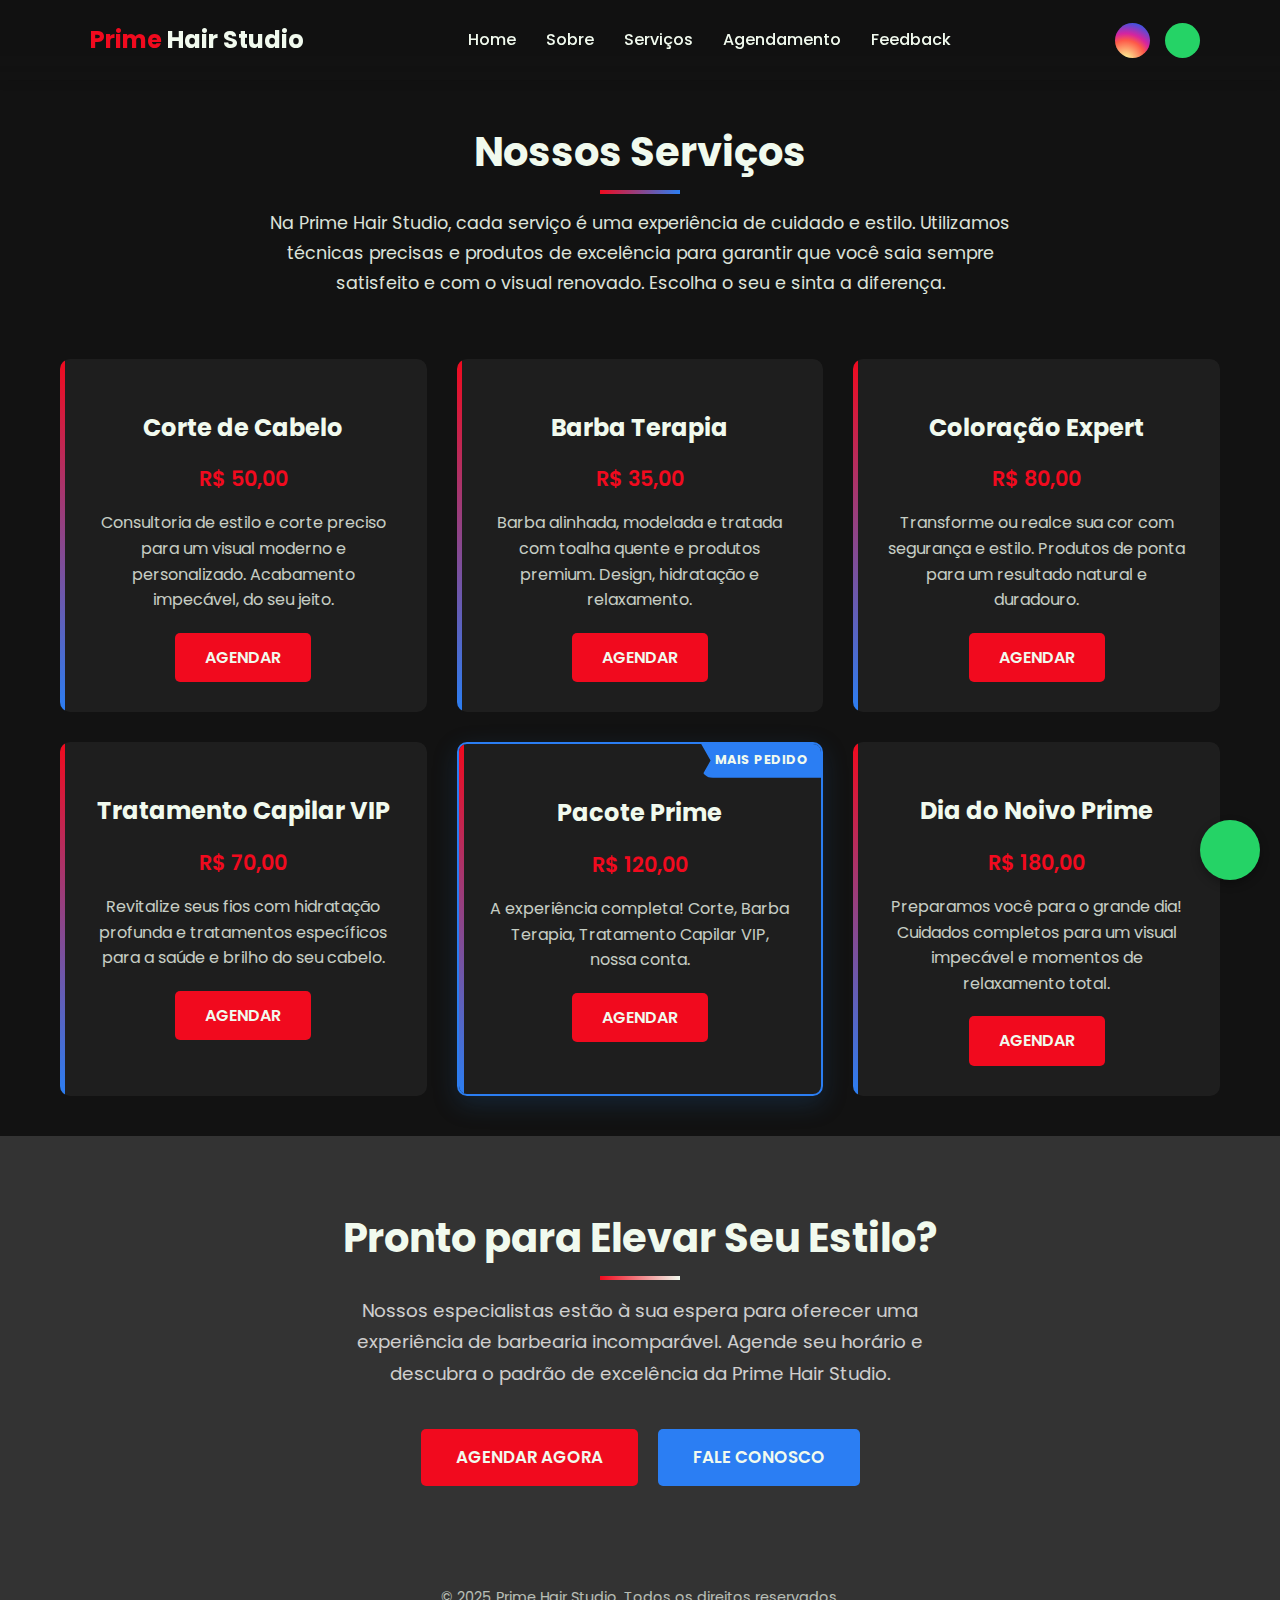
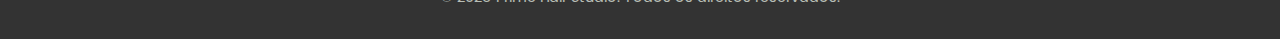
<file: servicos.html>
<!DOCTYPE html>
<html lang="pt-br">

<head>
    <meta charset="UTF-8">
    <meta name="viewport" content="width=device-width, initial-scale=1.0">
    <title>Prime Hair Studio - Nossos Serviços</title>
    
    <meta name="description" content="Explore nossos serviços premium na Prime Hair Studio: cortes de cabelo, barba terapia, coloração, tratamentos e pacotes exclusivos como o Dia do Noivo.">
    
    <link rel="preconnect" href="https://fonts.googleapis.com">
    <link rel="preconnect" href="https://fonts.gstatic.com" crossorigin>
    <link href="https://fonts.googleapis.com/css2?family=Poppins:wght@400;500;600;700&display=swap" rel="stylesheet">
    <link rel="stylesheet" href="https://cdnjs.cloudflare.com/ajax/libs/font-awesome/6.4.0/css/all.min.css" integrity="sha512-iecdLmaskl7CVkqkXNQ/ZH/XLlvWZOJyj7Yy7tcenmpD1ypASozpmT/E0iPtmFIB46ZmdtAc9eNBvH0H/ZpiBw==" crossorigin="anonymous" referrerpolicy="no-referrer" />

    <link rel="stylesheet" href="style.css">
</head>

<body>
    <header id="header">
        <div class="container">
            <nav class="navbar">
                <div class="logo">
                    <i class="fas fa-cut"></i>
                    <div class="logo-text"><span>Prime</span> Hair Studio</div>
                </div>
                <div class="menu-toggle" id="menu-toggle">
                    <span></span>
                    <span></span>
                    <span></span>
                </div>
                <ul class="nav-links" id="nav-links">
                    <li><a href="index.html">Home</a></li>
                    <li><a href="sobre.html">Sobre</a></li>
                    <li><a href="servicos.html">Serviços</a></li>
                    <li><a href="agendamento.html">Agendamento</a></li>
                    <li><a href="feedback.html">Feedback</a></li>
                </ul>
                <div class="social-icons">
                    <a href="https://www.instagram.com/prime.hair.studio/" target="_blank" aria-label="Instagram" class="social-icon instagram">
                        <i class="fab fa-instagram"></i>
                    </a>
                    <a href="https://wa.me/5544999259339?text=Olá!%20Gostaria%20de%20agendar%20um%20horário%20na%20Prime%20Hair%20Studio." class="social-icon whatsapp">
                        <i class="fab fa-whatsapp"></i>
                    </a>
                </div>
            </nav>
        </div>
    </header>

   <section id="services" class="services section">
    <div class="container">
        <h2 class="section-title">Nossos Serviços</h2>
        <p class="section-intro" style="text-align: center; max-width: 750px; margin: -25px auto 50px; font-size: 1.1rem; color: #f1faee; opacity: 0.9; line-height: 1.7;">
            Na Prime Hair Studio, cada serviço é uma experiência de cuidado e estilo. Utilizamos técnicas precisas e produtos de excelência para garantir que você saia sempre satisfeito e com o visual renovado. Escolha o seu e sinta a diferença.
        </p>

        <div class="services-container">
            <div class="service-card">
                <div class="service-icon"><i class="fas fa-cut"></i></div>
                <h3 class="service-title">Corte de Cabelo</h3>
                <p class="service-price">R$ 50,00</p>
                <p class="service-description">Consultoria de estilo e corte preciso para um visual moderno e personalizado. Acabamento impecável, do seu jeito.</p>
                <a href="agendamento.html" class="btn">Agendar</a>
            </div>

            <div class="service-card">
                <div class="service-icon"><i class="fas fa-spa"></i></div>
                <h3 class="service-title">Barba Terapia</h3>
                <p class="service-price">R$ 35,00</p>
                <p class="service-description">Barba alinhada, modelada e tratada com toalha quente e produtos premium. Design, hidratação e relaxamento.</p>
                <a href="agendamento.html" class="btn">Agendar</a>
            </div>

            <div class="service-card">
                <div class="service-icon"><i class="fas fa-palette"></i></div>
                <h3 class="service-title">Coloração Expert</h3>
                <p class="service-price">R$ 80,00</p>
                <p class="service-description">Transforme ou realce sua cor com segurança e estilo. Produtos de ponta para um resultado natural e duradouro.</p>
                <a href="agendamento.html" class="btn">Agendar</a>
            </div>

            <div class="service-card">
                <div class="service-icon"><i class="fas fa-hand-holding-water"></i></div>
                <h3 class="service-title">Tratamento Capilar VIP</h3>
                <p class="service-price">R$ 70,00</p>
                <p class="service-description">Revitalize seus fios com hidratação profunda e tratamentos específicos para a saúde e brilho do seu cabelo.</p>
                <a href="agendamento.html" class="btn">Agendar</a>
            </div>

            <div class="service-card popular-choice">
                <span class="service-badge">Mais Pedido</span>
                <div class="service-icon"><i class="fas fa-crown"></i></div>
                <h3 class="service-title">Pacote Prime</h3>
                <p class="service-price">R$ 120,00</p>
                <p class="service-description">A experiência completa! Corte, Barba Terapia, Tratamento Capilar VIP,  nossa conta.</p>
                <a href="agendamento.html" class="btn">Agendar</a>
            </div>

            <div class="service-card">
                <div class="service-icon"><i class="fas fa-user-tie"></i></div>
                <h3 class="service-title">Dia do Noivo Prime</h3>
                <p class="service-price">R$ 180,00</p>
                <p class="service-description">Preparamos você para o grande dia! Cuidados completos para um visual impecável e momentos de relaxamento total.</p>
                <a href="agendamento.html" class="btn">Agendar</a>
            </div>
        </div>
    </div>
</section>
    <section class="cta-services-section section">
        <div class="container">
            <h2 class="section-title">Pronto para Elevar Seu Estilo?</h2>
            <p>Nossos especialistas estão à sua espera para oferecer uma experiência de barbearia incomparável. Agende seu horário e descubra o padrão de excelência da Prime Hair Studio.</p>
            <div class="cta-buttons">
                <a href="agendamento.html" class="btn btn-cta-primary">Agendar Agora</a>
                <a href="https://wa.me/5544999259339?text=Olá!%20Gostaria%20de%20saber%20mais%20sobre%20os%20serviços." target="_blank" class="btn btn-cta-secondary">Fale Conosco</a>
            </div>
        </div>
    </section>
    <footer>
        <div class="container">
            <p>© 2025 Prime Hair Studio. Todos os direitos reservados.</p>
        </div>
    </footer>

    <a href="https://wa.me/5544999259339?text=Olá!%20Gostaria%20de%20agendar%20um%20horário%20na%20Prime%20Hair%20Studio."
        class="whatsapp-float" target="_blank" aria-label="Agendar pelo WhatsApp">
        <i class="fab fa-whatsapp"></i>
        <span class="tooltip">Agendar horário</span>
    </a>

    <button id="back-to-top" class="back-to-top" aria-label="Voltar ao topo">
        <i class="fas fa-chevron-up"></i>
    </button>

    <script>
        // Scripts Globais (copiados de index.html)
        const menuToggle = document.getElementById('menu-toggle');
        const navLinks = document.getElementById('nav-links');
        if (menuToggle && navLinks) {
            menuToggle.addEventListener('click', () => {
                navLinks.classList.toggle('active');
            });
        }

        const header = document.getElementById('header');
        if (header) {
            window.addEventListener('scroll', () => {
                if (window.scrollY > 100) {
                    header.classList.add('scrolled');
                } else {
                    header.classList.remove('scrolled');
                }
            });
        }
        
        if (navLinks) {
            document.querySelectorAll('.nav-links a').forEach(link => {
                link.addEventListener('click', () => {
                    if (navLinks.classList.contains('active')) {
                        // navLinks.classList.remove('active'); 
                    }
                });
            });
        }

        const backToTopButton = document.getElementById('back-to-top');
        if (backToTopButton) {
            window.addEventListener('scroll', () => {
                if (window.scrollY > 300) {
                    backToTopButton.classList.add('show');
                } else {
                    backToTopButton.classList.remove('show');
                }
            });
            backToTopButton.addEventListener('click', () => {
                window.scrollTo({ top: 0, behavior: 'smooth' });
            });
        }
    </script>
</body>
</html>
</file>
<file: style.css>
/* Reset e variáveis */
    :root {
        --primary-red: #f10a1e;
        --primary-blue: hsl(215, 89%, 56%);
        --white: #f1faee;
        --black: #121212;
        --gray: #333333;
        --transition: all 0.3s ease;
        --whatsapp-green: #d32525;
        --container-padding: 20px;
        --section-spacing: 40px;
        --header-height: 80px;
    }

    * {
        margin: 0;
        padding: 0;
        box-sizing: border-box;
        font-family: 'Poppins', sans-serif;
    }

    html {
        scroll-behavior: smooth;
        font-size: 16px;
    }

    body {
        background-color: var(--black);
        color: var(--white);
        line-height: 1.6;
        overflow-x: hidden;
    }

    /* Utilitários */
    .container {
        width: 100%;
        max-width: 1200px;
        margin: 0 auto;
        padding: 0 var(--container-padding);
    }

    /* 1. Seções principais SEM duplicidade de espaçamento */
    .section {
        padding: var(--section-spacing) 0;
        position: relative;
        margin-top: 0;
    }

    .section-title {
        text-align: center;
        margin-bottom: 50px;
        font-size: 2.5rem;
        position: relative;
        padding: 0 15px;
        word-wrap: break-word;
    }

    .section-title::after {
        content: '';
        position: absolute;
        bottom: -10px;
        left: 50%;
        transform: translateX(-50%);
        width: 80px;
        height: 4px;
        background: linear-gradient(to right, var(--primary-red), var(--primary-blue));
    }

    .btn {
        display: inline-flex;
        align-items: center;
        justify-content: center;
        padding: 12px 30px;
        background-color: var(--primary-red);
        color: var(--white);
        border: none;
        border-radius: 5px;
        font-weight: 600;
        text-transform: uppercase;
        cursor: pointer;
        transition: var(--transition);
        text-decoration: none;
        gap: 10px;
        position: relative;
        overflow: hidden;
    }

    .btn::after {
        content: '';
        position: absolute;
        top: 50%;
        left: 50%;
        width: 0;
        height: 0;
        background-color: rgba(255, 255, 255, 0.2);
        border-radius: 50%;
        transform: translate(-50%, -50%);
        transition: width 0.6s ease, height 0.6s ease;
    }

    .btn:hover::after {
        width: 300px;
        height: 300px;
    }

    .text-highlight {
        color: var(--primary-red);
    }

    /* Header */
    header {
        background-color: rgba(18, 18, 18, 0.95);
        position: fixed;
        top: 0;
        left: 0;
        width: 100%;
        z-index: 1000;
        transition: transform 0.3s ease, background-color 0.3s ease;
        backdrop-filter: blur(10px);
        height: 80px;
        box-shadow: 0 2px 10px rgba(0, 0, 0, 0.1);
    }

    header.scrolled {
        background-color: rgba(18, 18, 18, 0.98);
        box-shadow: 0 5px 15px rgba(0, 0, 0, 0.5);
    }

    header.scroll-down {
        transform: translateY(-100%);
    }

    header.scroll-up {
        transform: translateY(0);
    }

    .navbar {
        display: flex;
        justify-content: space-between;
        align-items: center;
        height: 80px; /* Mesma altura do header */
        padding: 0 var(--container-padding);
    }

    .logo {
        display: flex;
        align-items: center;
        gap: 10px;
        height: 100%;
    }

    .logo-text {
        font-size: 1.5rem;
        font-weight: 700;
    }

    .logo span {
        color: var(--primary-red);
    }

    .logo i {
        font-size: 1.8rem;
        color: var(--primary-blue);
    }

    .nav-links {
        display: flex;
        list-style: none;
        gap: 30px;
    }

    .nav-links a {
        color: var(--white);
        text-decoration: none;
        font-weight: 500;
        transition: var(--transition);
        position: relative;
        padding: 5px 0;
    }

    .nav-links a::after {
        content: '';
        position: absolute;
        bottom: 0;
        left: 0;
        width: 0;
        height: 2px;
        background: linear-gradient(to right, var(--primary-red), var(--primary-blue));
        transition: var(--transition);
    }

    .nav-links a:hover {
        color: var(--primary-red);
    }

    .nav-links a:hover::after {
        width: 100%;
    }

    /* 2. Menu mobile: barrinhas brancas, sem fundo */
    .menu-toggle {
        background: transparent !important;
        border: none !important;
        box-shadow: none !important;
        display: none;
        flex-direction: column;
        justify-content: space-between;
        width: 30px;
        height: 21px;
        cursor: pointer;
        z-index: 1001;
        padding: 0;
    }
    .menu-toggle span {
        height: 3px;
        width: 100%;
        background-color: #fff !important;
        border-radius: 3px;
        transition: transform 0.3s ease, opacity 0.3s ease;
        display: block;
    }
    .menu-toggle:focus { outline: none; }

    @media (max-width: 992px) {
        :root { 
            --container-padding: 12px; 
            --section-spacing: 5px; 
            --header-height: 70px; 
        }
        .menu-toggle { display: flex; }
    }
    @media (max-width: 768px) {
        :root { 
            --container-padding: 10px; 
            --section-spacing: 4px; 
            --header-height: 60px; 
        }
        .menu-toggle { display: flex; }
    }
    @media (max-width: 576px) {
        :root { 
            --container-padding: 8px; 
            --section-spacing: 3px; 
            --header-height: 50px; 
        }
        .menu-toggle { display: flex; }
    }
    @media (min-width: 993px) {
        .menu-toggle { display: none !important; }
    }

    /* Overlay do Menu Mobile */
    .menu-overlay {
        position: fixed;
        top: 0;
        left: 0;
        width: 100%;
        height: 100%;
        background-color: rgba(0, 0, 0, 0.5);
        opacity: 0;
        visibility: hidden;
        transition: var(--transition);
        z-index: 999;
    }

    .menu-overlay.active {
        opacity: 1;
        visibility: visible;
    }

    /* Hero Section */
    .hero {
        height: 100vh;
        min-height: 600px;
        display: flex;
        align-items: center;
        position: relative;
        overflow: hidden;
        background-size: cover;
        background-position: center 30%;
        background-attachment: fixed;
        background-image: url('images/ariel.jpg');
    }
    

    .overlay {
        position: absolute;
        top: 0;
        left: 0;
        width: 100%;
        height: 100%;
        background: linear-gradient(to right, rgba(14, 14, 14, 0.85) 0%, rgba(0, 0, 0, 0.65) 50%, rgba(0, 0, 0, 0.55) 100%);
        z-index: 1;
    }

    .hero .container {
        position: relative;
        z-index: 2;
    }

    .hero-content {
        text-align: center;
        max-width: 800px;
        margin: 0 auto;
        padding: 20px;
        position: relative;
        z-index: 2;
    }

    .hero-subtitle {
        font-size: 1.2rem;
        text-transform: uppercase;
        letter-spacing: 3px;
        margin-bottom: 20px;
        opacity: 0.9;
        text-shadow: 1px 1px 3px rgba(0, 0, 0, 0.5);
        word-wrap: break-word;
    }

    .hero-title {
        font-size: 4rem;
        font-weight: 700;
        margin-bottom: 30px;
        line-height: 1.2;
        text-shadow: 2px 2px 4px rgba(0, 0, 0, 0.6);
        word-wrap: break-word;
    }

    .text-highlight {
        color: #f10a1e; /* Cor dourada para destaque */
    }

    .hero-description {
        font-size: 1.2rem;
        margin-bottom: 40px;
        opacity: 0.9;
        text-shadow: 1px 1px 3px rgba(0, 0, 0, 0.5);
        word-wrap: break-word;
    }

    .booking-btn {
        display: inline-flex;
        align-items: center;
        justify-content: center;
        padding: 12px 28px;
        font-size: 1rem;
        font-weight: 600;
        text-transform: uppercase;
        border-radius: 4px;
        transition: all 0.3s ease;
        text-decoration: none;
        letter-spacing: 1px;
        background-color: hsl(215, 89%, 56%);
        color: white;
    }
    .booking-btn:hover {
        background-color: #c52222;
        transform: translateY(-3px);
        box-shadow: 0 5px 15px rgba(0, 0, 0, 0.2);
    }
    .whatsapp-btn {
        background-color: #d32525;
        color: white;
    }

    .whatsapp-btn:hover {
        background-color: #c52222;
        transform: translateY(-3px);
        box-shadow: 0 5px 15px rgba(0, 0, 0, 0.2);

        
    }

    .whatsapp-btn i {
        margin-right: 10px;
        font-size: 1.2rem;
    }

    /* Responsividade */
    @media (max-width: 1200px) {
        :root {
            --container-padding: 15px;
            --section-spacing: 70px;
        }

        html {
            font-size: 15px;
        }

        .section-title {
            font-size: 2.2rem;
        }
        
        .hero-title {
            font-size: 3.5rem;
        }
    }

    @media (max-width: 992px) {
        :root {
            --container-padding: 12px;
            --section-spacing: 5px;
            --header-height: 70px;
        }

        html {
            font-size: 14px;
        }

        .section-title {
            font-size: 2rem;
        }
        
        .hero-title {
            font-size: 3rem;
        }
        
        .hero-subtitle {
            font-size: 1.1rem;
        }
        
        .hero-description {
            font-size: 1.1rem;
        }

        .nav-links {
            gap: 20px;
        }

        .section {
            margin-top: 70px;
        }

        header,
        .navbar {
            height: 70px;
        }

        .logo i {
            font-size: 1.6rem;
        }

        .logo-text {
            font-size: 1.3rem;
        }

        .social-icon {
            width: 32px;
            height: 32px;
        }
    }

    @media (max-width: 768px) {
        :root {
            --container-padding: 10px;
            --section-spacing: 4px;
            --header-height: 60px;
        }

        html {
            font-size: 13px;
        }

        .section-title {
            font-size: 1.8rem;
            margin-bottom: 30px;
        }
        
        .hero-title {
            font-size: 2.5rem;
        }
        
        .hero-subtitle {
            font-size: 1rem;
            letter-spacing: 2px;
        }
        
        .hero-description {
            font-size: 1rem;
            max-width: 100%;
        }
        
        .container {
            width: 100%;
            padding: 0 15px;
        }

        /* Menu Mobile */
        .menu-toggle {
            display: flex;
        }

        .nav-links {
            position: fixed;
            top: 80px; /* Altura do header */
            right: -100%;
            width: 250px;
            height: auto;
            max-height: calc(100vh - 80px);
            background-color: rgba(18, 18, 18, 0.98);
            flex-direction: column;
            align-items: flex-start;
            justify-content: flex-start;
            gap: 0;
            transition: right 0.3s ease;
            padding: 15px 0;
            box-shadow: -5px 0 15px rgba(0, 0, 0, 0.3);
            z-index: 999;
            border-radius: 0 0 0 15px;
            overflow-y: auto;
        }

        .nav-links.active {
            right: 0;
        }

        .nav-links li {
            width: 100%;
            text-align: left;
            opacity: 0;
            transform: translateX(20px);
            transition: var(--transition);
        }

        .nav-links.active li {
            opacity: 1;
            transform: translateX(0);
        }

        .nav-links li:nth-child(1) { transition-delay: 0.1s; }
        .nav-links li:nth-child(2) { transition-delay: 0.2s; }
        .nav-links li:nth-child(3) { transition-delay: 0.3s; }
        .nav-links li:nth-child(4) { transition-delay: 0.4s; }
        .nav-links li:nth-child(5) { transition-delay: 0.5s; }

        .nav-links a {
            display: block;
            padding: 12px 25px;
            font-size: 1rem;
            transition: var(--transition);
            border-left: 3px solid transparent;
        }

        .nav-links a:hover {
            background-color: rgba(255, 255, 255, 0.05);
            border-left: 3px solid var(--primary-red);
            padding-left: 30px;
        }

        .nav-links a::after {
            display: none;
        }

        /* Ajustes para cards e grids */
        .services-container {
            grid-template-columns: 1fr;
            gap: 25px;
        }

        .testimonials-grid {
            grid-template-columns: 1fr;
        }

        .service-card {
            padding: 25px;
        }

        .service-icon {
            font-size: 2.2rem;
        }

        .service-title {
            font-size: 1.3rem;
        }

        /* Ajustes para formulários */
        .form-group input,
        .form-group select,
        .form-group textarea {
            padding: 12px;
            font-size: 0.95rem;
        }

        .feedback-btn {
            padding: 15px 30px;
            font-size: 1.1rem;
        }

        /* Ajustes para botões flutuantes */
        .whatsapp-float {
            width: 55px;
            height: 55px;
            bottom: 15px;
            right: 15px;
        }

        .back-to-top {
            width: 45px;
            height: 45px;
            bottom: 85px;
            right: 15px;
        }
    }

    @media (max-width: 576px) {
        :root {
            --container-padding: 8px;
            --section-spacing: 3px;
            --header-height: 50px;
        }

        html {
            font-size: 12px;
        }

        .section-title {
            font-size: 1.5rem;
            margin-bottom: 25px;
        }
        
        .hero-title {
            font-size: 2rem;
        }
        
        .hero-subtitle {
            font-size: 0.9rem;
            letter-spacing: 1px;
        }
        
        .hero-description {
            font-size: 0.9rem;
        }
        
        .container {
            width: 100%;
            padding: 0 10px;
        }

        .logo-text {
            font-size: 1.1rem;
        }

        .nav-links {
            width: 100%;
            max-width: none;
        }

        .hero {
            min-height: 400px;
        }

        .whatsapp-float {
            width: 45px;
            height: 45px;
            bottom: 10px;
            right: 10px;
        }

        .section {
            margin-top: 50px;
        }

        header,
        .navbar {
            height: 50px;
        }

        .logo i {
            font-size: 1.2rem;
        }

        .logo-text {
            font-size: 1.1rem;
        }

        .social-icon {
            width: 28px;
            height: 28px;
        }
    }

    /* SUBSTITUA O CSS DA SEÇÃO SOBRE POR ESTE */

    /* Sobre Section */
    .about {
        background-color: rgba(29, 53, 87, 0.05);
    }

    .about-content {
        display: flex;
        align-items: center;
        gap: 50px;
    }

    .about-text {
        flex: 1;
    }

    .about-text p {
        margin-bottom: 20px;
        font-size: 1.1rem;
    }

    /* Carrossel Styles */
    .about-carousel {
        flex: 1;
        margin-bottom: 30px;
    }

    @media (max-width: 768px) {
        .about-carousel {
            margin-bottom: 40px;
        }
    }

    @media (max-width: 576px) {
        .about-carousel {
            margin-bottom: 30px;
        }
    }

    .carousel-container {
        position: relative;
        border-radius: 10px;
        overflow: hidden;
        box-shadow: 0 10px 30px rgba(0, 0, 0, 0.3);
    }

    .carousel-wrapper {
        position: relative;
        width: 100%;
        height: 850px; /* Ajuste conforme necessário */
    }

    .carousel-slide {
        position: absolute;
        top: 0;
        left: 0;
        width: 100%;
        height: 100%;
        opacity: 0;
        transition: opacity 0.5s ease-in-out;
    }

    .carousel-slide.active {
        opacity: 1;
    }

    .carousel-slide img {
        width: 100%;
        height: 100%;
        object-fit: cover;
        display: block;
        transition: transform 0.3s ease;
    }

    .carousel-slide:hover img {
        transform: scale(1.05);
    }

    /* Botões de navegação */
    .carousel-btn {
        position: absolute;
        top: 50%;
        transform: translateY(-50%);
        background: rgba(0, 0, 0, 0.6);
        border: none;
        color: white;
        width: 45px;
        height: 45px;
        border-radius: 50%;
        cursor: pointer;
        font-size: 18px;
        font-weight: bold;
        z-index: 10;
        transition: all 0.3s ease;
        display: flex;
        align-items: center;
        justify-content: center;
    }

    .carousel-btn:hover {
        background: rgba(29, 53, 87, 0.8);
        transform: translateY(-50%) scale(1.1);
    }

    .prev-btn {
        left: 15px;
    }

    .next-btn {
        right: 15px;
    }

    /* Indicadores */
    .carousel-indicators {
        position: absolute;
        bottom: 20px;
        left: 50%;
        transform: translateX(-50%);
        display: flex;
        gap: 10px;
        z-index: 10;
    }

    .indicator {
        width: 12px;
        height: 12px;
        border-radius: 50%;
        background: rgba(255, 255, 255, 0.5);
        cursor: pointer;
        transition: all 0.3s ease;
    }

    .indicator.active,
    .indicator:hover {
        background: #1d3557;
        transform: scale(1.2);
    }

    /* Responsividade */
    @media screen and (max-width: 768px) {
        .about-content {
            flex-direction: column !important;
            gap: 30px !important;
            text-align: center;
        }
        
        .about-text {
            order: 1;
        }
        
        .about-carousel {
            order: 2;
            width: 100%;
        }
        
        .carousel-wrapper {
            height: 250px !important;
            max-height: 250px;
        }
        
        .carousel-btn {
            width: 30px !important;
            height: 30px !important;
            font-size: 14px !important;
        }
        
        .prev-btn {
            left: 5px !important;
        }
        
        .next-btn {
            right: 5px !important;
        }
        
        .carousel-indicators {
            bottom: 10px !important;
        }
        
        .indicator {
            width: 8px !important;
            height: 8px !important;
        }
    }

    @media screen and (max-width: 480px) {
        .about-content {
            gap: 20px !important;
        }
        
        .carousel-wrapper {
            height: 400px !important;
            max-height: 400px;
        }
        
        .carousel-btn {
            width: 25px !important;
            height: 25px !important;
            font-size: 12px !important;
        }
        
        .prev-btn {
            left: 3px !important;
        }
        
        .next-btn {
            right: 3px !important;
        }
        
        .carousel-indicators {
            bottom: 5px !important;
            gap: 5px !important;
        }
        
        .indicator {
            width: 6px !important;
            height: 6px !important;
        }
    }
    /* CSS Adicional para a página Sobre (sobre.html) */

    .about-intro-text {
        margin-bottom: 50px; 
        color: #e0e0e0; 
    }

    .about-text h3 {
        font-size: 1.6rem;
        color: var(--primary-red); 
        margin-top: 30px; 
        margin-bottom: 15px;
        position: relative;
        padding-bottom: 8px; /* Aumentado para dar mais espaço para a linha */
    }

    .about-text h3:first-child {
        margin-top: 0;
    }

    .about-text h3::after {
        content: '';
        position: absolute;
        bottom: 0;
        left: 0;
        width: 60px; /* Aumentado um pouco */
        height: 3px;
        background: linear-gradient(to right, var(--primary-red), var(--primary-blue));
    }

    .prime-differentials {
        list-style: none;
        padding-left: 0;
        margin-top: 25px; /* Ajustado */
        margin-bottom: 25px; /* Ajustado */
    }

    .prime-differentials li {
        display: flex;
        align-items: flex-start; 
        margin-bottom: 25px;
        gap: 20px; 
    }

    .prime-differentials li i {
        font-size: 1.9rem; /* Levemente aumentado */
        color: var(--primary-blue); 
        margin-top: 4px; /* Ajuste fino */
        min-width: 35px; /* Levemente aumentado */
        text-align: center;
        flex-shrink: 0; /* Impede que o ícone encolha */
    }

    .prime-differentials li div h4 {
        font-size: 1.25rem;
        margin-bottom: 8px;
        color: #f1faee; 
    }

    .prime-differentials li div p {
        font-size: 1rem;
        line-height: 1.6;
        opacity: 0.8;
        margin-bottom: 0; 
    }

    /* Responsividade para os diferenciais */
    @media (max-width: 768px) {
        .about-text h3 {
            font-size: 1.4rem;
        }
        .prime-differentials li {
            gap: 15px; /* Reduz o espaço em telas menores */
        }
        .prime-differentials li i {
            font-size: 1.7rem;
            min-width: 30px;
        }
        .prime-differentials li div h4 {
            font-size: 1.15rem;
        }
        .prime-differentials li div p {
            font-size: 0.95rem;
        }
    }

    /* Serviços Section */
    .services-container {
        display: grid;
        grid-template-columns: repeat(auto-fill, minmax(300px, 1fr));
        gap: 30px;
    }

    .service-card {
        background-color: rgba(255, 255, 255, 0.05);
        border-radius: 10px;
        padding: 30px;
        text-align: center;
        transition: var(--transition);
        position: relative;
        overflow: hidden;
    }

    .service-card::before {
        content: '';
        position: absolute;
        top: 0;
        left: 0;
        width: 5px;
        height: 100%;
        background: linear-gradient(to bottom, var(--primary-red), var(--primary-blue));
        transition: var(--transition);
    }

    .service-card:hover {
        transform: translateY(-10px);
        box-shadow: 0 10px 30px rgba(0, 0, 0, 0.2);
    }

    .service-card:hover::before {
        width: 100%;
        opacity: 0.1;
    }

    .service-icon {
        font-size: 2.5rem;
        color: var(--primary-red);
        margin-bottom: 20px;
    }

    .service-title {
        font-size: 1.5rem;
        margin-bottom: 15px;
    }

    .service-price {
        font-size: 1.3rem;
        font-weight: 600;
        color: var(--primary-red);
        margin-bottom: 15px;
    }

    .service-description {
        margin-bottom: 20px;
        opacity: 0.8;
    }
    /* Melhorias para a Página de Serviços */

    /* Estilo para o parágrafo introdutório da seção de serviços */
    .services .section-intro {
        line-height: 1.7;
        margin-bottom: 60px !important; /* Aumentar espaço abaixo da introdução */
    }

    /* Estilo para o selo "Mais Pedido" no card de serviço */
    .service-card.popular-choice {
        position: relative;
        border: 2px solid var(--primary-blue); /* Borda de destaque */
        box-shadow: 0 8px 25px rgba(var(--primary-blue-rgb, 29, 83, 135), 0.3); /* Sombra com cor primária */
    }

    /* Defina --primary-blue-rgb no seu :root se for usar a sombra acima */
    /* Exemplo no :root */
    /*
    :root {
        --primary-red: #f10a1e;
        --primary-blue: hsl(215, 89%, 56%);
        --primary-blue-rgb: 29, 83, 135; /* Para usar em rgba() */
    /* --white: #f1faee;
        --black: #121212;
        --gray: #333333;
        --transition: all 0.3s ease;
        --whatsapp-green: #25d366; /* Atualizado para verde correto */
    /*}
    */


    .service-badge {
        position: absolute;
        top: -1px; /* Alinhar com a nova borda */
        right: -1px; /* Alinhar com a nova borda */
        background-color: var(--primary-blue);
        color: var(--white);
        padding: 7px 14px;
        font-size: 0.8rem;
        font-weight: 700;
        /* Canto "cortado" - opcional, pode ser apenas border-radius */
        clip-path: polygon(0 0, 100% 0, 100% 100%, 0 100%, 8% 50%); /* Efeito de etiqueta */
        border-top-right-radius: 8px; /* Raio na ponta do card */
        border-bottom-left-radius: 12px; /* Raio na base da etiqueta */
        text-transform: uppercase;
        letter-spacing: 0.5px;
        z-index: 2;
    }


    /* Estilização da Seção CTA no final da página de serviços */
    .cta-services-section {
        background-color: var(--gray); /* Pode ser uma cor diferente ou um gradiente sutil */
        padding: 70px 0; /* Mais preenchimento */
        text-align: center;
    }

    .cta-services-section .section-title {
        color: var(--white); /* Título claro em fundo escuro */
        margin-bottom: 25px;
    }

    /* Ajustar a linha do título para fundos escuros */
    .cta-services-section .section-title::after {
        background: linear-gradient(to right, var(--primary-red), var(--white)); /* Exemplo com branco */
    }

    .cta-services-section p {
        font-size: 1.15rem;
        color: #e0e0e0; /* Cor de texto clara */
        opacity: 0.9;
        margin-bottom: 40px; /* Mais espaço antes dos botões */
        max-width: 650px;
        margin-left: auto;
        margin-right: auto;
        line-height: 1.7;
    }

    .cta-services-section .cta-buttons {
        display: flex;
        justify-content: center;
        gap: 20px; /* Espaço entre os botões */
        flex-wrap: wrap; /* Para os botões quebrarem em telas menores */
    }

    .cta-services-section .btn { /* Estilo base para botões no CTA */
        padding: 15px 35px; /* Botões um pouco maiores */
        font-size: 1.05rem;
        min-width: 200px; /* Largura mínima para os botões */
    }

    .cta-services-section .btn-cta-primary {
        background-color: var(--primary-red);
        color: var(--white);
    }
    .cta-services-section .btn-cta-primary:hover {
        background-color: hsl(0, 87%, 60%); /* Vermelho um pouco mais claro no hover */
        transform: translateY(-3px) scale(1.03);
        box-shadow: 0 8px 15px rgba(0,0,0,0.2);
    }

    .cta-services-section .btn-cta-secondary {
        background-color: var(--primary-blue);
        color: var(--white);
    }
    .cta-services-section .btn-cta-secondary:hover {
        background-color: hsl(215, 89%, 65%); /* Azul um pouco mais claro no hover */
        transform: translateY(-3px) scale(1.03);
        box-shadow: 0 8px 15px rgba(0,0,0,0.2);
    }
    /* Adicione este bloco ao seu style.css */

    /* Correção do Bug de Hover/Clique */
    .service-card .btn {
        position: relative; /* Necessário para o z-index funcionar */
        z-index: 2;         /* Coloca o botão acima da camada de animação */
    }

    /* Ativa a variável para a sombra do card popular */
    :root {
        --primary-blue-rgb: 29, 83, 135; /* Adicione ou descomente esta linha no seu :root */
    }

    /* Contato Section - Versão melhorada */
    .contact {
        background-color: rgba(29, 53, 87, 0.05);
        position: relative;
        padding: 100px 0;
    }

    .contact .section-title {
        margin-bottom: 50px;
        text-align: center;
        font-size: 2.5rem;
        font-weight: 700;
    }

    .contact-content {
        display: grid;
        grid-template-columns: 1fr 1.2fr;
        gap: 40px;
        align-items: start;
    }

    /* Área esquerda - Informações de contato */
    .contact-info {
        display: flex;
        flex-direction: column;
        gap: 25px;
        height: 100%;
    }

    .booking-highlight {
        background: linear-gradient(135deg, rgba(255,255,255,0.1) 0%, rgba(255,255,255,0.05) 100%);
        border-radius: 15px;
        padding: 25px;
        text-align: center;
        margin-bottom: 15px;
        border-left: 4px solid var(--primary-red);
    }

    .booking-highlight .booking-icon {
        font-size: 2.5rem;
        color: var(--primary-red);
        margin-bottom: 15px;
    }

    .booking-highlight h3 {
        font-size: 1.5rem;
        margin-bottom: 10px;
    }

    .contact-item {
        display: flex;
        align-items: flex-start;
        gap: 15px;
        padding: 15px;
        background-color: rgba(255, 255, 255, 0.05);
        border-radius: 10px;
        transition: var(--transition);
    }

    .contact-item:hover {
        transform: translateY(-5px);
        box-shadow: 0 10px 20px rgba(0, 0, 0, 0.2);
    }

    .contact-icon {
        font-size: 1.5rem;
        color: var(--primary-red);
        margin-top: 5px;
    }

    .contact-details h3 {
        font-size: 1.2rem;
        margin-bottom: 8px;
        font-weight: 600;
    }

    .contact-details p {
        opacity: 0.9;
        line-height: 1.6;
    }

    .contact-details a {
        color: var(--white);
        text-decoration: none;
        transition: var(--transition);
        position: relative;
        padding-bottom: 2px;
    }

    .contact-details a:hover {
        color: var(--primary-red);
    }

    .contact-details a::after {
        content: '';
        position: absolute;
        width: 0;
        height: 2px;
        bottom: 0;
        left: 0;
        background-color: var(--primary-red);
        transition: var(--transition);
    }

    .contact-details a:hover::after {
        width: 100%;
    }

    .map {
        height: 350px;
        border-radius: 15px;
        overflow: hidden;
        margin-top: 20px;
        box-shadow: 0 10px 30px rgba(0, 0, 0, 0.2);
        border: 2px solid rgba(255, 255, 255, 0.1);
    }

    .map iframe {
        width: 100%;
        height: 100%;
        border: none;
    }

    /* Área direita - Agendamento */
    .booking-container {
        background: linear-gradient(135deg, rgba(255,255,255,0.08) 0%, rgba(255,255,255,0.03) 100%);
        border-radius: 20px;
        overflow: hidden;
        box-shadow: 0 15px 30px rgba(0, 0, 0, 0.2);
        display: flex;
        flex-direction: column;
        height: 100%;
        border: 1px solid rgba(255, 255, 255, 0.1);
    }

    .booking-cta {
        padding: 40px;
        text-align: center;
        flex-grow: 1;
    }

    .booking-title {
        font-size: 2rem;
        margin-bottom: 10px;
        background: linear-gradient(90deg, var(--primary-red), #ff6b6b);
        background-clip: text;
        -webkit-text-fill-color: transparent;
        font-weight: 700;
    }

    .booking-subtitle {
        font-size: 1.1rem;
        opacity: 0.8;
        margin-bottom: 30px;
    }

    .booking-btn {
        display: flex;
        align-items: center;
        justify-content: center;
        gap: 12px;
        padding: 16px 30px;
        border-radius: 12px;
        text-decoration: none;
        font-size: 1.2rem;
        font-weight: 600;
        margin-bottom: 15px;
        transition: transform 0.3s ease, box-shadow 0.3s ease;
        width: 100%;
    }

    .booking-btn:active {
        transform: scale(0.98);
    }

    .whatsapp-btn {
        background-color: var(--whatsapp-green);
        color: white;
    }

    .whatsapp-btn:hover {
        transform: translateY(-5px);
        box-shadow: 0 10px 20px rgba(255, 0, 0, 0.3);
    }

    .phone-btn {
        background-color: hsl(215, 89%, 56%);
        color: var(--white);
        border: 1px solid hsl(215, 89%, 56%);
    }

    .phone-btn:hover {
        background-color: hsl(215, 62%, 47%);
        transform: translateY(-5px);
        box-shadow: 0 10px 20px hsl(215, 68%, 62%);
    }

    .booking-divider {
        display: flex;
        align-items: center;
        margin: 25px 0;
        color: rgba(255, 255, 255, 0.6);
    }

    .booking-divider::before,
    .booking-divider::after {
        content: "";
        flex: 1;
        height: 1px;
        background: rgba(255, 255, 255, 0.2);
    }

    .booking-divider span {
        padding: 0 15px;
        font-size: 0.9rem;
        text-transform: uppercase;
        letter-spacing: 1px;
    }

    .booking-steps {
        text-align: left;
        background-color: rgba(255, 255, 255, 0.05);
        padding: 20px;
        border-radius: 12px;
        margin-top: 20px;
    }

    .booking-steps h3 {
        margin-bottom: 15px;
        font-size: 1.2rem;
        color: var(--primary-red);
    }

    .steps-list {
        list-style: none;
        padding: 0;
        margin: 0;
    }

    .steps-list li {
        display: flex;
        align-items: center;
        gap: 10px;
        margin-bottom: 12px;
        padding-bottom: 12px;
        border-bottom: 1px dashed rgba(255, 255, 255, 0.1);
    }

    .steps-list li:last-child {
        margin-bottom: 0;
        padding-bottom: 0;
        border-bottom: none;
    }

    .steps-list li i {
        color: var(--primary-red);
        font-size: 1.1rem;
    }

    /* Informações de contato adicionais */
    .contact-additional {
        padding: 30px;
        background-color: rgba(0, 0, 0, 0.2);
        display: flex;
        flex-direction: column;
        gap: 20px;
    }

    .contact-method {
        display: flex;
        align-items: center;
        gap: 15px;
    }

    .contact-method i {
        font-size: 1.3rem;
        color: var(--primary-red);
    }

    .contact-method p {
        margin: 0;
    }

    .contact-method a {
        color: var(--white);
        text-decoration: none;
        transition: var(--transition);
    }

    .contact-method a:hover {
        color: var(--primary-red);
    }

    .social-links-container {
        display: flex;
        flex-direction: column;
        gap: 15px;
    }

    .social-links-container h3 {
        font-size: 1.1rem;
        margin: 0;
    }

    .social-links {
        display: flex;
        gap: 15px;
    }

    .social-links a {
        display: flex;
        justify-content: center;
        align-items: center;
        width: 45px;
        height: 45px;
        background-color: rgba(255, 255, 255, 0.08);
        color: var(--white);
        border-radius: 50%;
        text-decoration: none;
        transition: var(--transition);
        font-size: 1.2rem;
    }

    .social-links a:hover {
        background-color: var(--primary-red);
        transform: translateY(-5px) rotate(10deg);
        box-shadow: 0 10px 15px rgba(0, 0, 0, 0.2);
    }

    /* Responsividade */
    @media (max-width: 992px) {
        .contact-content {
            grid-template-columns: 1fr;
        }
        
        .booking-container {
            margin-top: 30px;
        }
    }

    @media (max-width: 768px) {
        .contact {
            padding: 70px 0;
        }
        
        .booking-cta {
            padding: 30px 20px;
        }
        
        .contact-additional {
            padding: 20px;
        }
    }

    @media (max-width: 576px) {
        .booking-title {
            font-size: 1.8rem;
        }
        
        .booking-subtitle {
            font-size: 1rem;
        }
        
        .booking-btn {
            font-size: 1.1rem;
            padding: 14px 20px;
        }
    }
    /* Melhorias para a Página de Agendamento (#contact) */

    #contact .section-intro {
        line-height: 1.7;
        margin-bottom: 60px !important; /* Mais espaço após a introdução */
    }

    /* Ajustes no booking-highlight */
    #contact .booking-highlight .booking-icon i {
        font-size: 2.8rem; /* Ícone um pouco maior */
    }
    #contact .booking-highlight h3 {
        font-size: 1.6rem; /* Título um pouco maior */
    }

    /* Estilo para o botão de agendamento online (AppBarber) */
    .booking-btn.online-booking-btn {
        background-color: var(--primary-red);
        color: white;
        margin-bottom: 10px; /* Espaço abaixo dele */
        display: flex; /* Para alinhar ícone e texto */
        align-items: center;
        justify-content: center;
        gap: 10px; /* Espaço entre ícone e texto */
        padding: 15px 25px; /* Padding ajustado */
        font-size: 1.1rem; /* Fonte um pouco maior */
    }
    .booking-btn.online-booking-btn i {
        font-size: 1.2rem; /* Tamanho do ícone no botão */
    }
    .booking-btn.online-booking-btn:hover {
        background-color: hsl(0, 87%, 60%); 
        box-shadow: 0 8px 15px rgba(var(--primary-red-rgb, 241, 10, 30), 0.25); /* Defina --primary-red-rgb no :root */
        transform: translateY(-3px);
    }

    /* Ajustes na seção .booking-cta e .booking-steps */
    .booking-container .booking-cta .booking-title { /* Seletor mais específico */
        font-size: 1.9rem; /* Ajuste se necessário */
        margin-bottom: 20px; /* Ajuste de margem */
    }

    .booking-container .booking-cta .booking-subtitle {
        margin-bottom: 20px;
        font-size: 1.1rem;
        opacity: 0.9;
    }

    .booking-steps h4 { /* Título dos passos */
        color: var(--primary-red);
        margin-bottom: 18px; /* Mais espaço */
        font-size: 1.25rem;
        text-align: center;
    }

    .steps-list li {
        font-size: 1rem;
        gap: 12px;
        align-items: flex-start; /* Para melhor alinhamento com textos de múltiplas linhas */
        padding-bottom: 15px; /* Mais espaço entre os passos */
    }
    .steps-list li:last-child {
        padding-bottom: 0;
    }
    .steps-list li i {
        font-size: 1.25rem;
        margin-top: 3px; /* Alinhamento vertical do ícone */
        color: var(--primary-red); /* Cor do ícone já definida, mas reforçando */
    }

    /* Melhoria no título das redes sociais */
    .contact-additional .social-links-container h3 {
        font-size: 1.2rem;
        color: var(--white);
        margin-bottom: 15px;
    }

    /* Garante que o mapa ocupe o espaço da div .map */
    .map iframe {
        width: 100%;
        height: 100%;
        border: 0; /* Já estava, mas reforçando */
    }
    /* ======================================= */
    /* ESTILOS E CORREÇÕES P/ PÁG. AGENDAMENTO */
    /* ======================================= */

    /* Corrigindo a variável da cor do WhatsApp */
    :root {
        --whatsapp-green: #25D366; /* Verde correto */
    }

    /* Classe para o parágrafo de introdução */
    .section-intro {
        text-align: center;
        max-width: 750px;
        margin: -25px auto 50px;
        font-size: 1.1rem;
        color: #f1faee;
        opacity: 0.9;
        line-height: 1.7;
    }

    /* Ajustes no título e subtítulo do container de agendamento */
    .booking-container .booking-title {
        font-size: 1.9rem;
        margin-bottom: 15px;
    }

    .booking-container .booking-subtitle {
        margin-bottom: 15px;
        font-size: 1.1rem;
    }

    /* Divisor "ou" */
    .booking-divider {
        margin: 20px 0;
    }

    /* Estilos para a seção de passos "É Fácil e Rápido" */
    .booking-steps {
        margin-top: 30px;
        text-align: left;
    }

    .booking-steps h4 {
        color: var(--primary-red);
        margin-bottom: 15px;
        font-size: 1.2rem;
        text-align: center;
    }
    /* A div .map já tem height: 250px e border-radius: 15px no CSS, o que é bom. */

    /* Para usar a variável --primary-red-rgb no box-shadow */
    /* Adicione ao seu :root no style.css, se ainda não tiver uma variável RGB para o vermelho */
    /*
    :root {
        // ... outras variáveis ...
        --primary-red-rgb: 241, 10, 30;
    }
    */

    /* Footer */
    footer {
        background-color: var(--gray);
        padding: 30px 0;
        text-align: center;
    }

    footer p {
        opacity: 0.7;
        font-size: 0.9rem;
    }

    footer a {
        color: var(--primary-red);
        text-decoration: none;
        transition: var(--transition);
    }

    footer a:hover {
        text-decoration: underline;
    }

    /* Responsividade */
    @media (max-width: 992px) {
        .hero-title {
            font-size: 3rem;
        }

        .about-content {
            flex-direction: column;
        }

        .contact-content {
            grid-template-columns: 1fr;
        }
    }

    @media (max-width: 768px) {
        .menu-toggle {
            display: flex;
        }

        .nav-links {
            position: absolute;
            top: 100%;
            left: 0;
            width: 100%;
            background-color: var(--black);
            flex-direction: column;
            align-items: center;
            padding: 20px 0;
            clip-path: polygon(0 0, 100% 0, 100% 0, 0 0);
            transition: transform 0.3s ease;
        }

        .nav-links.active {
            clip-path: polygon(0 0, 100% 0, 100% 100%, 0 100%);
        }

        .nav-links li {
            margin: 15px 0;
        }

        .section-title {
            font-size: 2rem;
        }

        .hero-title {
            font-size: 2.5rem;
        }

        .hero-description {
            font-size: 1rem;
        }
    }

    @media (max-width: 576px) {
        .hero-subtitle {
            font-size: 1rem;
        }

        .hero-title {
            font-size: 2rem;
        }

        .btn {
            padding: 10px 20px;
            font-size: 0.9rem;
        }

        .services-container {
            grid-template-columns: 1fr;
        }

        .whatsapp-btn {
            padding: 12px 25px;
            font-size: 1.1rem;
        }

        .whatsapp-icon {
            font-size: 2rem;
        }
    }
    /* Estilo para o Botão Voltar ao Topo */
    .back-to-top {
        position: fixed;
        bottom: 20px;
        right: 20px;
        width: 45px;
        height: 45px;
        background-color: var(--primary-red);
        color: var(--white);
        border: none;
        border-radius: 50%;
        display: flex;
        align-items: center;
        justify-content: center;
        cursor: pointer;
        opacity: 0;
        visibility: hidden;
        transition: var(--transition);
        z-index: 999;
        box-shadow: 0 4px 10px rgba(0,0,0,0.3);
    }

    .back-to-top.show {
        opacity: 1 !important;
        visibility: visible !important;
    }

    .back-to-top:hover {
        background-color: var(--primary-blue);
        transform: translateY(-3px);
        box-shadow: 0 6px 15px rgba(0,0,0,0.4);
    }

    /* Efeito de clique */
    .back-to-top:active {
        transform: scale(0.95);
    }

    /* Variáveis para cores */
    :root {
        --whatsapp-green: #25d366;
        --whatsapp-dark-green: #128c7e;
    }

    /* Estilo para o Botão Flutuante do WhatsApp */
    .whatsapp-float {
        position: fixed;
        bottom: 20px;
        right: 20px;
        background-color: var(--whatsapp-green);
        color: var(--white);
        width: 60px;
        height: 60px;
        border-radius: 50%;
        display: flex;
        align-items: center;
        justify-content: center;
        text-decoration: none;
        box-shadow: 0 4px 10px rgba(0, 0, 0, 0.3);
        transition: var(--transition);
        z-index: 999;
        animation: pulse 2s infinite;
    }

    .whatsapp-float:hover {
        transform: scale(1.1);
        box-shadow: 0 6px 15px rgba(0, 0, 0, 0.4);
    }

    .whatsapp-float .tooltip {
        position: absolute;
        right: 70px;
        top: 50%;
        transform: translateY(-50%);
        background-color: var(--white);
        color: var(--black);
        padding: 8px 15px;
        border-radius: 5px;
        font-size: 0.9rem;
        white-space: nowrap;
        opacity: 0;
        visibility: hidden;
        transition: var(--transition);
        box-shadow: 0 3px 10px rgba(0, 0, 0, 0.2);
    }

    .whatsapp-float:hover .tooltip {
        opacity: 1;
        visibility: visible;
        right: 75px;
    }

    /* Pulsar efeito de animação para destacar o botão */
    @keyframes pulse {
        0% {
            box-shadow: 0 0 0 0 rgba(37, 211, 102, 0.5);
        }
        70% {
            box-shadow: 0 0 0 10px rgba(37, 211, 102, 0);
        }
        100% {
            box-shadow: 0 0 0 0 rgba(37, 211, 102, 0);
        }
    }

    .whatsapp-float {
        animation: pulse 2s infinite;
    }

    /* Ajuste para o botão voltar ao topo para maior coerência visual */
    .back-to-top {
        width: 50px;
        height: 50px;
    }

    /* Versão responsiva para os botões flutuantes */
    @media (max-width: 768px) {
        .whatsapp-float {
            bottom: 15px;
            right: 20px;
            width: 55px;
            height: 55px;
        }
        
        .whatsapp-float i {
            font-size: 26px;
        }
        
        .back-to-top {
            bottom: 90px;
            right: 25px;
            width: 45px;
            height: 45px;
        }
        
        .back-to-top i {
            font-size: 18px;
        }
        
        /* Esconder tooltip em dispositivos móveis para evitar problemas de layout */
        .whatsapp-float .tooltip {
            display: none;
        }
    }
    .social-icons {
        display: flex;
        gap: 15px;
        align-items: center;
    }

    .social-icon {
        width: 35px;
        height: 35px;
        display: flex;
        align-items: center;
        justify-content: center;
        border-radius: 50%;
        background-color: rgba(255, 255, 255, 0.1);
        color: var(--white);
        transition: var(--transition);
    }

    .social-icon.instagram {
        background: #d62424;
        background: radial-gradient(circle at 30% 107%, #fdf497 0%, #fdf497 5%, #fd5949 45%, #d6249f 60%, #285AEB 90%);
    }

    .social-icon.whatsapp {
        background-color: #25D366;
    }

    .social-icon:hover {
        transform: translateY(-3px);
        box-shadow: 0 5px 10px rgba(0, 0, 0, 0.2);
    }

    /* Feedback Section Styles */
    .feedback {
        background-color: rgba(29, 53, 87, 0.03);
        position: relative;
    }

    .feedback-content {
        display: grid;
        grid-template-columns: 1fr 2fr;
        gap: 40px;
        align-items: start;
    }

    .feedback-intro {
        position: sticky;
        top: 100px;
    }

    .feedback-highlight {
        background: linear-gradient(135deg, rgba(255,255,255,0.1) 0%, rgba(255,255,255,0.05) 100%);
        border-radius: 15px;
        padding: 30px;
        text-align: center;
        border-left: 4px solid var(--primary-red);
    }

    .feedback-highlight .feedback-icon {
        font-size: 3rem;
        color: var(--primary-red);
        margin-bottom: 20px;
    }

    .feedback-highlight h3 {
        font-size: 1.5rem;
        margin-bottom: 15px;
        font-weight: 600;
    }

    .feedback-highlight p {
        opacity: 0.9;
        line-height: 1.6;
    }

    .feedback-form-container {
        background: linear-gradient(135deg, rgba(255,255,255,0.08) 0%, rgba(255,255,255,0.03) 100%);
        border-radius: 20px;
        padding: 40px;
        box-shadow: 0 15px 30px rgba(0, 0, 0, 0.2);
        border: 1px solid rgba(255, 255, 255, 0.1);
    }

    .feedback-form {
        display: flex;
        flex-direction: column;
        gap: 25px;
    }

    .form-group {
        display: flex;
        flex-direction: column;
    }

    .form-group label {
        margin-bottom: 8px;
        font-weight: 600;
        color: var(--white);
        font-size: 1rem;
    }

    .form-group input,
    .form-group select,
    .form-group textarea {
        padding: 15px;
        border: 2px solid rgba(255, 255, 255, 0.1);
        border-radius: 10px;
        background-color: rgba(255, 255, 255, 0.05);
        color: var(--white);
        font-size: 1rem;
        transition: all 0.3s ease;
        font-family: 'Poppins', sans-serif;
    }

    .form-group input:focus,
    .form-group select:focus,
    .form-group textarea:focus {
        outline: none;
        border-color: var(--primary-red);
        background-color: rgba(255, 255, 255, 0.08);
        box-shadow: 0 0 0 3px rgba(241, 10, 30, 0.1);
    }

    .form-group input::placeholder,
    .form-group textarea::placeholder {
        color: rgba(255, 255, 255, 0.6);
    }

    .form-group select option {
        background-color: var(--black);
        color: var(--white);
    }

    .rating-container {
        display: flex;
        flex-direction: column;
        gap: 10px;
    }

    .stars-rating {
        display: flex;
        flex-direction: row-reverse;
        justify-content: flex-end;
        gap: 5px;
    }

    .stars-rating input {
        display: none;
    }

    .stars-rating label {
        cursor: pointer;
        font-size: 2rem;
        color: rgba(255, 255, 255, 0.3);
        transition: all 0.2s ease;
    }

    .stars-rating label:hover,
    .stars-rating label:hover ~ label,
    .stars-rating input:checked ~ label {
        color: #ffd700;
        transform: scale(1.1);
    }

    .rating-text {
        font-size: 0.9rem;
        opacity: 0.7;
        font-style: italic;
    }

    .checkbox-group {
        flex-direction: row !important;
        align-items: center;
        gap: 15px;
    }

    .checkbox-label {
        display: flex;
        align-items: center;
        cursor: pointer;
        font-size: 1rem;
        line-height: 1.5;
        position: relative;
        padding-left: 35px;
    }

    .checkbox-label input {
        position: absolute;
        opacity: 0;
        cursor: pointer;
    }

    .checkmark {
        position: absolute;
        left: 0;
        top: 50%;
        transform: translateY(-50%);
        height: 20px;
        width: 20px;
        background-color: rgba(255, 255, 255, 0.1);
        border: 2px solid rgba(255, 255, 255, 0.3);
        border-radius: 4px;
        transition: all 0.3s ease;
    }

    .checkbox-label:hover .checkmark {
        background-color: rgba(255, 255, 255, 0.15);
    }

    .checkbox-label input:checked ~ .checkmark {
        background-color: var(--primary-red);
        border-color: var(--primary-red);
    }

    .checkmark::after {
        content: "";
        position: absolute;
        display: none;
        left: 6px;
        top: 2px;
        width: 6px;
        height: 10px;
        border: solid white;
        border-width: 0 2px 2px 0;
        transform: rotate(45deg);
    }

    .checkbox-label input:checked ~ .checkmark::after {
        display: block;
    }

    .feedback-btn {
        display: flex;
        align-items: center;
        justify-content: center;
        gap: 12px;
        padding: 18px 40px;
        background-color: var(--primary-red);
        color: white;
        border: none;
        border-radius: 12px;
        font-size: 1.2rem;
        font-weight: 600;
        text-transform: uppercase;
        letter-spacing: 1px;
        cursor: pointer;
        transition: all 0.3s ease;
        margin-top: 10px;
    }

    .feedback-btn:hover {
        background-color: var(--primary-blue);
        transform: translateY(-3px);
        box-shadow: 0 10px 20px rgba(0, 0, 0, 0.2);
    }

    .feedback-btn:active {
        transform: scale(0.98);
    }

    .feedback-thanks {
        text-align: center;
        padding: 60px 40px;
        background: linear-gradient(135deg, rgba(255,255,255,0.1) 0%, rgba(255,255,255,0.05) 100%);
        border-radius: 20px;
        border: 2px solid rgba(241, 10, 30, 0.3);
    }

    .thanks-icon {
        font-size: 4rem;
        color: var(--primary-red);
        margin-bottom: 20px;
        animation: heartbeat 1.5s ease-in-out infinite;
    }

    @keyframes heartbeat {
        0% { transform: scale(1); }
        14% { transform: scale(1.1); }
        28% { transform: scale(1); }
        42% { transform: scale(1.1); }
        70% { transform: scale(1); }
    }

    .feedback-thanks h3 {
        font-size: 2rem;
        margin-bottom: 15px;
        color: var(--primary-red);
    }

    .feedback-thanks p {
        font-size: 1.1rem;
        opacity: 0.9;
    }

    /* Responsividade */
    @media (max-width: 992px) {
        .feedback-content {
            grid-template-columns: 1fr;
            gap: 30px;
        }
        
        .feedback-intro {
            position: static;
        }
    }

    @media (max-width: 768px) {
        .feedback-form-container {
            padding: 25px;
        }
        
        .form-group input,
        .form-group select,
        .form-group textarea {
            padding: 12px;
        }
        
        .stars-rating label {
            font-size: 1.8rem;
        }
        
        .feedback-btn {
            padding: 15px 30px;
            font-size: 1.1rem;
        }
    }

    @media (max-width: 576px) {
        .feedback-highlight {
            padding: 20px;
        }
        
        .feedback-form-container {
            padding: 20px;
        }
        
        .checkbox-label {
            font-size: 0.9rem;
        }
    }
    /*
    =================================
    Seção de Depoimentos (O "Tchan"!)
    =================================
    */
    .testimonials {
        background-color: var(--black); /* Ou a cor de fundo que preferir */
    }

    .testimonials .section-title {
        color: var(--white);
    }

    .testimonials-grid {
        display: grid;
        grid-template-columns: repeat(auto-fit, minmax(320px, 1fr));
        gap: 30px;
        margin-top: 40px;
    }

    .testimonial-card {
        background: linear-gradient(145deg, rgba(255,255,255,0.07), rgba(255,255,255,0.02));
        border: 1px solid rgba(255, 255, 255, 0.1);
        border-radius: 15px;
        padding: 30px;
        display: flex;
        flex-direction: column;
        justify-content: space-between;
        box-shadow: 0 10px 25px rgba(0,0,0,0.2);
        transition: transform 0.3s ease, box-shadow 0.3s ease;

        /* Animação de entrada */
        opacity: 0;
        transform: translateY(40px);
        animation: fadeInUp 0.6s ease-out forwards;
    }

    /* Efeito de hover para dar mais vida */
    .testimonial-card:hover {
        transform: translateY(-8px);
        box-shadow: 0 15px 35px rgba(0,0,0,0.3);
    }

    /* Animação para aparecer com o scroll */
    @keyframes fadeInUp {
        to {
            opacity: 1;
            transform: translateY(0);
        }
    }

    /* Atraso na animação de cada card para um efeito escalonado */
    .testimonial-card:nth-child(2) {
        animation-delay: 0.2s;
    }
    .testimonial-card:nth-child(3) {
        animation-delay: 0.4s;
    }

    .testimonial-quote-icon {
        font-size: 2.5rem;
        color: var(--primary-red);
        opacity: 0.5;
        margin-bottom: 15px;
    }

    .testimonial-text {
        font-style: italic;
        color: rgba(255, 255, 255, 0.9);
        line-height: 1.7;
        margin-bottom: 25px;
        flex-grow: 1; /* Garante que o texto ocupe o espaço disponível */
    }

    .testimonial-author {
        display: flex;
        align-items: center;
        gap: 15px;
        margin-top: auto; /* Alinha o autor na base do card */
        border-top: 1px solid rgba(255, 255, 255, 0.1);
        padding-top: 20px;
    }

    .author-img {
        width: 60px;
        height: 60px;
        border-radius: 50%;
        border: 2px solid var(--primary-red);
        object-fit: cover;
    }

    .author-name {
        font-weight: 600;
        font-size: 1.1rem;
        margin: 0;
    }

    .author-rating {
        color: #ffd700; /* Dourado para as estrelas */
        font-size: 0.9rem;
    }
    /*
    =====================================
    Compromissos (O "Tchan" da Lateral)
    =====================================
    */
    .commitments {
        margin-top: 30px; /* Espaço acima da nova seção */
        padding-top: 20px; /* Espaço interno */
        border-top: 1px solid rgba(255, 255, 255, 0.1); /* Linha sutil de separação */
        text-align: left; /* Alinha o texto à esquerda */
    }

    .commitments-title {
        font-size: 1.1rem;
        font-weight: 600;
        color: var(--white);
        margin-bottom: 15px;
    }

    .commitments-list {
        list-style: none;
        padding: 0;
        margin: 0;
        display: flex;
        flex-direction: column;
        gap: 15px; /* Espaço entre os itens */
    }

    .commitments-list li {
        display: flex;
        align-items: center;
        gap: 12px; /* Espaço entre o ícone e o texto */
        font-size: 0.95rem;
        color: rgba(255, 255, 255, 0.8);
        transition: all 0.3s ease;
    }

    .commitments-list li:hover {
        color: var(--white); /* Cor mais forte no hover */
        transform: translateX(5px); /* Leve deslocamento para a direita */
    }

    .commitments-list li i {
        font-size: 1.1rem;
        color: var(--primary-red); /* Usa a cor de destaque do site */
        width: 20px; /* Garante que os ícones tenham a mesma largura */
        text-align: center;
    }
    /*
    ========================================
    CTA Social na Lateral (O Toque Final)
    ========================================
    */
    .sidebar-social {
        margin-top: 30px;
        padding-top: 20px;
        border-top: 1px solid rgba(255, 255, 255, 0.1);
    }

    .sidebar-social-title {
        font-size: 1.1rem;
        font-weight: 600;
        color: var(--white);
        margin-bottom: 15px;
        text-align: left;
    }

    .social-button {
        display: flex;
        align-items: center;
        justify-content: center;
        gap: 10px;
        width: 100%;
        padding: 12px;
        border-radius: 8px;
        font-size: 1rem;
        font-weight: 600;
        text-decoration: none;
        color: var(--white);
        transition: all 0.3s ease;
        margin-bottom: 10px;
    }

    .social-button.instagram {
        background-color: #C13584; /* Gradiente do Instagram */
        background: linear-gradient(45deg, #f09433 0%,#e6683c 25%,#dc2743 50%,#cc2366 75%,#bc1888 100%);
    }

    .social-button.whatsapp {
        background-color: #25D366; /* Verde do WhatsApp */
    }

    .social-button:hover {
        transform: scale(1.05);
        filter: brightness(1.1);
        box-shadow: 0 5px 15px rgba(0,0,0,0.2);
    }

    .social-button i {
        font-size: 1.2rem;
    }
    /* Adicione este bloco ao final do seu style.css */
    .rating-text.rating-good {
        color: #4CAF50; /* Verde */
    }
    .rating-text.rating-neutral {
        color: #FFC107; /* Amarelo */
    }
    .rating-text.rating-bad {
        color: #FF5722; /* Laranja/Vermelho */
    }

    /* Animações */
    @keyframes fadeIn {
        from {
            opacity: 0;
            transform: translateY(20px);
        }
        to {
            opacity: 1;
            transform: translateY(0);
        }
    }

    .fade-in {
        animation: fadeIn 0.5s ease forwards;
    }

    /* Melhorias de Acessibilidade */
    @media (prefers-reduced-motion: reduce) {
        * {
            animation-duration: 0.01ms !important;
            animation-iteration-count: 1 !important;
            transition-duration: 0.01ms !important;
            scroll-behavior: auto !important;
        }
    }

    /* Suporte a Modo Escuro */
    @media (prefers-color-scheme: dark) {
        :root {
            --black: #121212;
            --white: #f1faee;
        }
    }

    /* Melhorias de Performance */
    @media (max-width: 768px) {
        .hero {
            background-attachment: scroll;
        }
    }

    /* Melhorias de Touch */
    @media (hover: none) {
        .btn:hover {
            transform: none;
        }

        .nav-links a:hover::after {
            width: 0;
        }

        .whatsapp-float:hover {
            transform: none;
        }

        .back-to-top:hover {
            transform: none;
        }

        .service-card:hover {
            transform: none;
        }
    }

    /* Ajustes específicos para cada página */
    .about.section,
    .services.section,
    .contact.section,
    .feedback.section {
        padding-top: calc(var(--section-spacing) + 80px); /* Adiciona espaço extra no topo */
    }

    /* Ajustes responsivos */
    @media (max-width: 992px) {
        .section {
            margin-top: 70px;
        }

        .about.section,
        .services.section,
        .contact.section,
        .feedback.section {
            padding-top: calc(var(--section-spacing) + 70px);
        }
    }

    @media (max-width: 768px) {
        .section {
            margin-top: 60px;
        }

        .about.section,
        .services.section,
        .contact.section,
        .feedback.section {
            padding-top: calc(var(--section-spacing) + 60px);
        }
    }

    @media (max-width: 576px) {
        .section {
            margin-top: 50px;
        }

        .about.section,
        .services.section,
        .contact.section,
        .feedback.section {
            padding-top: calc(var(--section-spacing) + 50px);
        }
    }

    /* 2. Espaçamento correto para o primeiro título/section após o header fixo */
    body > .section:first-child,
    main > .section:first-child {
        margin-top: var(--header-height, 80px) !important;
        padding-top: var(--section-spacing) !important;
    }

    body > .section:first-child {
        padding-top: 0;
        margin-top: calc(var(--header-height) + 10px);
    }

    .services-container .btn {
        background-color: var(--primary-red);
        color: var(--white);
        transition: background 0.3s, color 0.3s, box-shadow 0.3s;
    }
    .services-container .btn:hover {
        background-color: var(--primary-blue);
        color: var(--white);
        box-shadow: 0 4px 16px 0 rgba(33, 150, 243, 0.15);
    }
</file>
